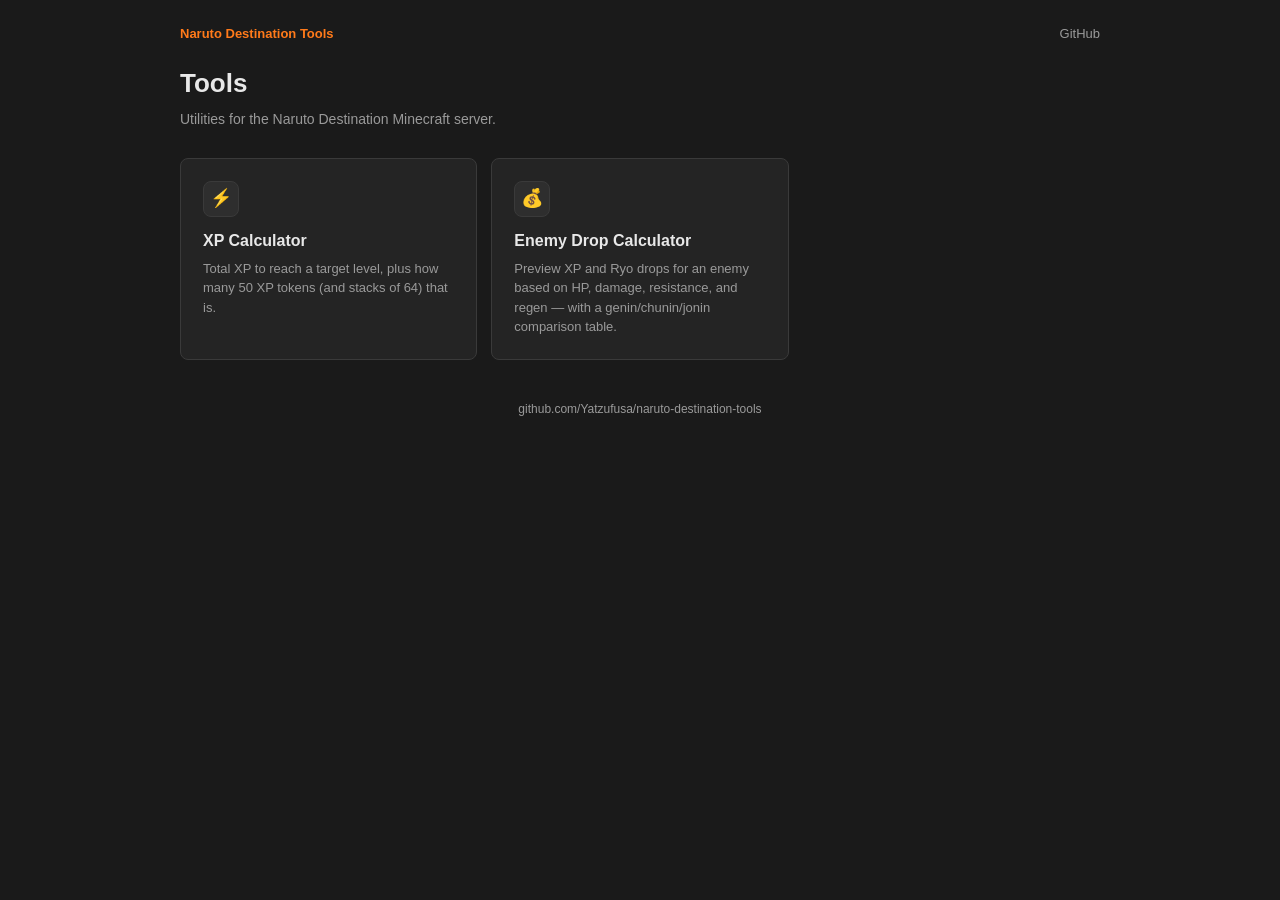
<file: index.html>
<!DOCTYPE html>
<html lang="en">
<head>
  <meta charset="UTF-8">
  <meta name="viewport" content="width=device-width, initial-scale=1.0">
  <title>Naruto Destination Tools</title>
  <link rel="stylesheet" href="assets/shared.css">
</head>
<body>
  <div class="container">
    <nav class="site-nav">
      <span class="brand">Naruto Destination Tools</span>
      <a href="https://github.com/Yatzufusa/naruto-destination-tools" target="_blank" rel="noopener">GitHub</a>
    </nav>

    <header class="page-header">
      <h1>Tools</h1>
      <p class="subtitle">Utilities for the Naruto Destination Minecraft server.</p>
    </header>

    <section class="tools-grid">
      <a class="tool-card" href="xp-calculator/">
        <div class="tool-icon">⚡</div>
        <h2>XP Calculator</h2>
        <p>Total XP to reach a target level, plus how many 50 XP tokens (and stacks of 64) that is.</p>
      </a>

      <a class="tool-card" href="loot-calculator/">
        <div class="tool-icon">💰</div>
        <h2>Enemy Drop Calculator</h2>
        <p>Preview XP and Ryo drops for an enemy based on HP, damage, resistance, and regen — with a genin/chunin/jonin comparison table.</p>
      </a>
    </section>

    <footer class="site-footer">
      <a href="https://github.com/Yatzufusa/naruto-destination-tools" target="_blank" rel="noopener">github.com/Yatzufusa/naruto-destination-tools</a>
    </footer>
  </div>
</body>
</html>
</file>
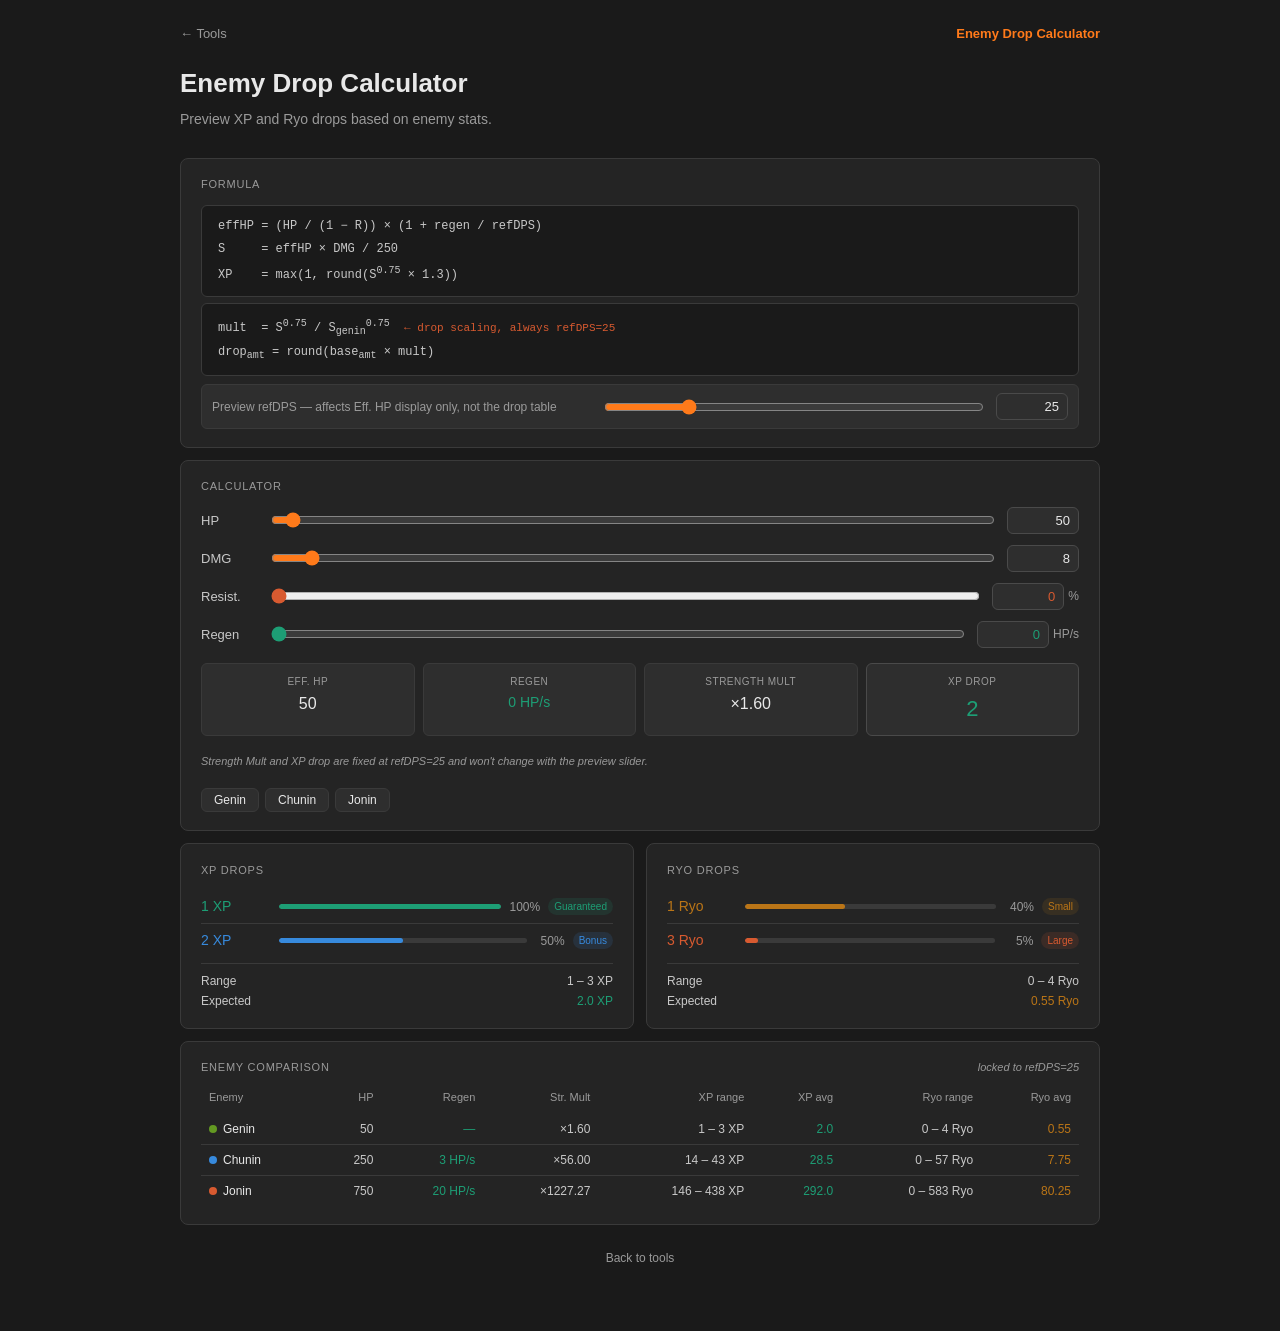
<file: loot-calculator/index.html>
<!DOCTYPE html>
<html lang="en">
<head>
  <meta charset="UTF-8">
  <meta name="viewport" content="width=device-width, initial-scale=1.0">
  <title>Enemy Drop Calculator · Naruto Destination Tools</title>
  <link rel="stylesheet" href="../assets/shared.css">
  <style>
    .wrap { display: flex; flex-direction: column; gap: 12px; padding: 0; }

    .card {
      background: var(--color-background-primary);
      border: 0.5px solid var(--color-border-tertiary);
      border-radius: var(--border-radius-lg);
      padding: 1.1rem 1.25rem;
      margin-bottom: 0;
    }

    .sec {
      font-size: 11px; font-weight: 500; letter-spacing: .07em;
      text-transform: uppercase; color: var(--color-text-tertiary);
      margin: 0 0 12px;
    }

    .fbox {
      background: var(--color-background-tertiary);
      border: 0.5px solid var(--color-border-tertiary);
      border-radius: var(--border-radius-md);
      padding: .6rem 1rem;
      font-family: var(--font-mono); font-size: 12px;
      color: var(--color-text-secondary); line-height: 1.9;
      white-space: pre-wrap;
    }

    .row { display: flex; align-items: center; gap: 10px; }
    .lbl { font-size: 13px; color: var(--color-text-secondary); min-width: 58px; }
    .unit { font-size: 12px; color: var(--color-text-tertiary); margin-left: -6px; }

    input[type=number].numinput {
      width: 72px; font-size: 13px; font-weight: 500; text-align: right;
      padding: 5px 8px;
      background: var(--color-background-secondary);
      border: 0.5px solid var(--color-border-primary);
      border-radius: var(--border-radius-md);
      color: var(--color-text-primary);
      cursor: text;
      -moz-appearance: textfield;
      font-family: inherit;
      transition: border-color .15s;
    }
    input[type=number].numinput::-webkit-outer-spin-button,
    input[type=number].numinput::-webkit-inner-spin-button { -webkit-appearance: none; margin: 0; }
    input[type=number].numinput:hover { border-color: var(--color-border-secondary); }
    input[type=number].numinput:focus { outline: none; border-color: var(--accent); background: var(--color-background-primary); }

    input[type=number].numinput.c-res { color: #D85A30; }
    input[type=number].numinput.c-reg { color: #1D9E75; }

    input[type=range] { flex: 1; accent-color: var(--accent); }
    input[type=range].r-res { accent-color: #D85A30; }
    input[type=range].r-reg { accent-color: #1D9E75; }

    .stats-grid { display: grid; grid-template-columns: repeat(4,1fr); gap: 8px; margin-top: 4px; }
    .stat {
      background: var(--color-background-secondary);
      border: 0.5px solid var(--color-border-tertiary);
      border-radius: var(--border-radius-md);
      padding: 10px 8px; text-align: center;
    }
    .stat.highlight { border-color: var(--color-border-primary); }
    .stat-lbl { font-size: 10px; color: var(--color-text-tertiary); display: block; margin-bottom: 3px; text-transform: uppercase; letter-spacing: .05em; }
    .stat-val { font-size: 16px; font-weight: 500; color: var(--color-text-primary); }

    .presets { display: flex; gap: 6px; flex-wrap: wrap; margin-top: 8px; }
    .presets button { font-size: 12px; padding: 4px 12px; }

    .drop-panel { display: grid; grid-template-columns: 1fr 1fr; gap: 12px; }
    .drop-slot { display: flex; align-items: center; gap: 8px; padding: 6px 0; border-bottom: 0.5px solid var(--color-border-tertiary); }
    .drop-slot:last-child { border-bottom: none; }
    .drop-amt { font-size: 14px; font-weight: 500; min-width: 70px; }
    .drop-bar-wrap { flex: 1; height: 5px; background: var(--color-border-tertiary); border-radius: 3px; overflow: hidden; }
    .drop-bar { height: 100%; border-radius: 3px; }
    .drop-pct { font-size: 12px; color: var(--color-text-tertiary); min-width: 30px; text-align: right; }
    .badge { display: inline-block; padding: 1px 6px; border-radius: 999px; font-size: 10px; font-weight: 500; }

    .drop-footer { display: flex; justify-content: space-between; font-size: 12px; padding-top: 8px; margin-top: 6px; border-top: 0.5px solid var(--color-border-tertiary); color: var(--color-text-secondary); }
    .drop-footer span:last-child { font-weight: 500; }

    .note { font-size: 11px; color: var(--color-text-tertiary); font-style: italic; margin: 6px 0 0; }

    .cmp-header { display: flex; align-items: baseline; justify-content: space-between; margin-bottom: 10px; gap: 8px; flex-wrap: wrap; }
    .cmp-scroll { overflow-x: auto; }
    table { width: 100%; border-collapse: collapse; }
    th, .th { font-size: 11px; color: var(--color-text-tertiary); padding: 3px 8px 9px; text-align: right; font-weight: 400; white-space: nowrap; }
    .th:first-child { text-align: left; }
    .tier-row td { padding: 6px 8px; font-size: 12px; border-bottom: 0.5px solid var(--color-border-tertiary); text-align: right; color: var(--color-text-secondary); white-space: nowrap; }
    .tier-row td:first-child { text-align: left; color: var(--color-text-primary); font-weight: 500; }
    .tier-row:last-child td { border-bottom: none; }

    .dot { display: inline-block; width: 8px; height: 8px; border-radius: 50%; margin-right: 6px; }

    .refdps-row {
      display: flex; align-items: center; gap: 10px;
      padding: 8px 10px;
      background: var(--color-background-secondary);
      border: 0.5px solid var(--color-border-tertiary);
      border-radius: var(--border-radius-md);
      margin-top: 8px;
    }
    .refdps-row span { font-size: 12px; color: var(--color-text-tertiary); flex: 1; }

    @media (max-width: 640px) {
      .stats-grid { grid-template-columns: repeat(2, 1fr); }
      .drop-panel { grid-template-columns: 1fr; }
      .refdps-row { flex-wrap: wrap; }
      .refdps-row span { flex: 1 1 100%; }
    }
  </style>
</head>
<body>
  <div class="container">
    <nav class="site-nav">
      <a href="../">← Tools</a>
      <span class="brand">Enemy Drop Calculator</span>
    </nav>

    <header class="page-header">
      <h1>Enemy Drop Calculator</h1>
      <p class="subtitle">Preview XP and Ryo drops based on enemy stats.</p>
    </header>

    <h2 class="sr-only">Enemy XP and Ryo drop calculator</h2>

    <div class="wrap">

      <div class="card">
        <p class="sec">formula</p>
        <div style="display:flex;flex-direction:column;gap:6px">
          <div class="fbox">effHP = (HP / (1 − R)) × (1 + regen / refDPS)
S     = effHP × DMG / 250
XP    = max(1, round(S<sup>0.75</sup> × 1.3))</div>
          <div class="fbox">mult  = S<sup>0.75</sup> / S<sub style="font-size:10px">genin</sub><sup>0.75</sup>  <span style="color:#D85A30;font-size:11px">← drop scaling, always refDPS=25</span>
drop<sub>amt</sub> = round(base<sub>amt</sub> × mult)</div>
        </div>
        <div class="refdps-row">
          <span>Preview refDPS — affects Eff. HP display only, not the drop table</span>
          <input type="range" id="refdps-slider" min="5" max="100" step="1" value="25" style="width:90px">
          <input type="number" id="refdps-input" class="numinput" value="25" min="1">
        </div>
      </div>

      <div class="card">
        <p class="sec">calculator</p>
        <div style="display:flex;flex-direction:column;gap:11px">
          <div class="row">
            <span class="lbl">HP</span>
            <input type="range" id="hp-slider" min="10" max="2000" step="5" value="50">
            <input type="number" id="hp-input" class="numinput" value="50" min="1">
          </div>
          <div class="row">
            <span class="lbl">DMG</span>
            <input type="range" id="dmg-slider" min="1" max="150" step="1" value="8">
            <input type="number" id="dmg-input" class="numinput" value="8" min="1">
          </div>
          <div class="row">
            <span class="lbl">Resist.</span>
            <input type="range" id="res-slider" min="0" max="99" step="1" value="0" class="r-res">
            <input type="number" id="res-input" class="numinput c-res" value="0" min="0" max="99">
            <span class="unit">%</span>
          </div>
          <div class="row">
            <span class="lbl">Regen</span>
            <input type="range" id="regen-slider" min="0" max="100" step="1" value="0" class="r-reg">
            <input type="number" id="regen-input" class="numinput c-reg" value="0" min="0">
            <span class="unit">HP/s</span>
          </div>

          <div class="stats-grid">
            <div class="stat">
              <span class="stat-lbl">Eff. HP</span>
              <div class="stat-val" id="ehp-out">50</div>
            </div>
            <div class="stat">
              <span class="stat-lbl">Regen</span>
              <div class="stat-val" id="regen-stat" style="color:#1D9E75;font-size:14px">0 HP/s</div>
            </div>
            <div class="stat">
              <span class="stat-lbl">Strength Mult</span>
              <div class="stat-val" id="s-out">×1.60</div>
            </div>
            <div class="stat highlight">
              <span class="stat-lbl">XP drop</span>
              <div class="stat-val" id="xp-out" style="font-size:22px;color:var(--color-text-success)">2</div>
            </div>
          </div>
          <p class="note">Strength Mult and XP drop are fixed at refDPS=25 and won't change with the preview slider.</p>

          <div class="presets">
            <button type="button" data-preset="50,8,0,0">Genin</button>
            <button type="button" data-preset="250,35,30,3">Chunin</button>
            <button type="button" data-preset="750,100,56,20">Jonin</button>
          </div>
        </div>
      </div>

      <div class="drop-panel">
        <div class="card">
          <p class="sec">XP drops</p>
          <div id="xp-drops"></div>
          <div class="drop-footer"><span>Range</span><span id="xp-range">1 – 3 XP</span></div>
          <div class="drop-footer" style="border-top:none;padding-top:2px;margin-top:0"><span>Expected</span><span id="xp-avg" style="color:var(--color-text-success)">2.0 XP</span></div>
        </div>
        <div class="card">
          <p class="sec">Ryo drops</p>
          <div id="ryo-drops"></div>
          <div class="drop-footer"><span>Range</span><span id="ryo-range">0 – 3 Ryo</span></div>
          <div class="drop-footer" style="border-top:none;padding-top:2px;margin-top:0"><span>Expected</span><span id="ryo-avg" style="color:#BA7517">0.55 Ryo</span></div>
        </div>
      </div>

      <div class="card">
        <div class="cmp-header">
          <p class="sec" style="margin:0">enemy comparison</p>
          <span class="note" style="margin:0">locked to refDPS=25</span>
        </div>
        <div class="cmp-scroll">
          <table>
            <thead><tr>
              <td class="th" style="text-align:left">Enemy</td>
              <td class="th">HP</td>
              <td class="th">Regen</td>
              <td class="th">Str. Mult</td>
              <td class="th">XP range</td>
              <td class="th">XP avg</td>
              <td class="th">Ryo range</td>
              <td class="th">Ryo avg</td>
            </tr></thead>
            <tbody id="cmp-table"></tbody>
          </table>
        </div>
      </div>

    </div>

    <footer class="site-footer" style="margin-top:24px">
      <a href="../">Back to tools</a>
    </footer>
  </div>

  <script>
    const CANON_REF = 25;
    const BASE_XP  = [{amt:1, chance:1.00, label:'Guaranteed'}, {amt:2, chance:0.50, label:'Bonus'}];
    const BASE_RYO = [{amt:1, chance:0.40, label:'Small'},      {amt:3, chance:0.05, label:'Large'}];
    const COLORS   = {1.00:'#1D9E75', 0.50:'#378ADD', 0.40:'#BA7517', 0.05:'#D85A30'};
    const ENEMIES  = [
      {name:'Genin',  hp:50,  dmg:8,   res:0,  regen:0,  color:'#639922'},
      {name:'Chunin', hp:250, dmg:35,  res:30, regen:3,  color:'#378ADD'},
      {name:'Jonin',  hp:750, dmg:100, res:56, regen:20, color:'#D85A30'},
    ];

    const $ = (id) => document.getElementById(id);
    const getVal = (id) => parseFloat($(id + '-input').value) || 0;

    function syncFromSlider(id) {
      $(id + '-input').value = $(id + '-slider').value;
      calc();
    }
    function syncFromInput(id) {
      let v = parseFloat($(id + '-input').value);
      if (isNaN(v)) return;
      if (id === 'res') v = Math.min(99, Math.max(0, v));
      const sl = $(id + '-slider');
      sl.value = Math.min(parseFloat(sl.max), Math.max(parseFloat(sl.min), v));
      calc();
    }

    function rawScore(hp, dmg, res, regen, ref) {
      const effHP = (hp / (1 - res / 100)) * (1 + regen / ref);
      const s = (effHP * dmg) / 250;
      return { effHP, s, raw: Math.pow(s, 0.75) * 1.3 };
    }
    const G_RAW = rawScore(50, 8, 0, 0, CANON_REF).raw;

    const canonMult = (hp, dmg, res, regen) => rawScore(hp, dmg, res, regen, CANON_REF).raw / G_RAW;
    const scale = (base, mult) => base.map(d => ({ ...d, amt: Math.max(1, Math.round(d.amt * mult)) }));
    const dRange = (drops) => ({
      min: drops.filter(d => d.chance >= 1).reduce((a, d) => a + d.amt, 0),
      max: drops.reduce((a, d) => a + d.amt, 0)
    });
    const dAvg = (drops) => drops.reduce((a, d) => a + d.amt * d.chance, 0);

    function renderSlots(id, drops, unit) {
      $(id).innerHTML = drops.map(d => {
        const c = COLORS[d.chance] || '#888';
        const pct = Math.round(d.chance * 100);
        return `<div class="drop-slot">
          <span class="drop-amt" style="color:${c}">${d.amt} ${unit}</span>
          <div class="drop-bar-wrap"><div class="drop-bar" style="width:${pct}%;background:${c}"></div></div>
          <span class="drop-pct">${pct}%</span>
          <span class="badge" style="background:${c}20;color:${c}">${d.label}</span>
        </div>`;
      }).join('');
    }

    function calc() {
      const hp = getVal('hp'), dmg = getVal('dmg'), res = getVal('res'), regen = getVal('regen');
      const ref = Math.max(1, getVal('refdps'));
      $('regen-stat').textContent = regen + ' HP/s';

      const { effHP, s } = rawScore(hp, dmg, res, regen, ref);
      const mult = canonMult(hp, dmg, res, regen);
      const xp = Math.max(1, Math.round(rawScore(hp, dmg, res, regen, CANON_REF).raw));

      $('ehp-out').textContent = Math.round(effHP);
      $('s-out').textContent = '×' + s.toFixed(2);
      $('xp-out').textContent = xp;

      const xd = scale(BASE_XP, mult), rd = scale(BASE_RYO, mult);
      renderSlots('xp-drops', xd, 'XP');
      renderSlots('ryo-drops', rd, 'Ryo');

      const xr = dRange(xd), rr = dRange(rd);
      $('xp-range').textContent = xr.min + ' – ' + xr.max + ' XP';
      $('ryo-range').textContent = rr.min + ' – ' + rr.max + ' Ryo';
      $('xp-avg').textContent = dAvg(xd).toFixed(1) + ' XP';
      $('ryo-avg').textContent = dAvg(rd).toFixed(2) + ' Ryo';

      buildTable();
    }

    function setE(hp, dmg, res, regen) {
      const set = (id, v) => {
        $(id + '-input').value = v;
        const sl = $(id + '-slider');
        sl.value = Math.min(parseFloat(sl.max), Math.max(parseFloat(sl.min), v));
      };
      set('hp', hp); set('dmg', dmg); set('res', res); set('regen', regen);
      calc();
    }

    function buildTable() {
      $('cmp-table').innerHTML = ENEMIES.map(e => {
        const mult = canonMult(e.hp, e.dmg, e.res, e.regen);
        const { s } = rawScore(e.hp, e.dmg, e.res, e.regen, CANON_REF);
        const xd = scale(BASE_XP, mult), rd = scale(BASE_RYO, mult);
        const xr = dRange(xd), rr = dRange(rd);
        return `<tr class="tier-row">
          <td><span class="dot" style="background:${e.color}"></span>${e.name}</td>
          <td>${e.hp}</td>
          <td style="color:#1D9E75">${e.regen > 0 ? e.regen + ' HP/s' : '—'}</td>
          <td>×${s.toFixed(2)}</td>
          <td>${xr.min} – ${xr.max} XP</td>
          <td style="color:var(--color-text-success)">${dAvg(xd).toFixed(1)}</td>
          <td>${rr.min} – ${rr.max} Ryo</td>
          <td style="color:#BA7517">${dAvg(rd).toFixed(2)}</td>
        </tr>`;
      }).join('');
    }

    ['hp', 'dmg', 'res', 'regen', 'refdps'].forEach(id => {
      $(id + '-slider').addEventListener('input', () => syncFromSlider(id));
      $(id + '-input').addEventListener('input', () => syncFromInput(id));
    });

    document.querySelectorAll('.presets button[data-preset]').forEach(btn => {
      btn.addEventListener('click', () => {
        const [hp, dmg, res, regen] = btn.dataset.preset.split(',').map(Number);
        setE(hp, dmg, res, regen);
      });
    });

    calc();
  </script>
</body>
</html>
</file>
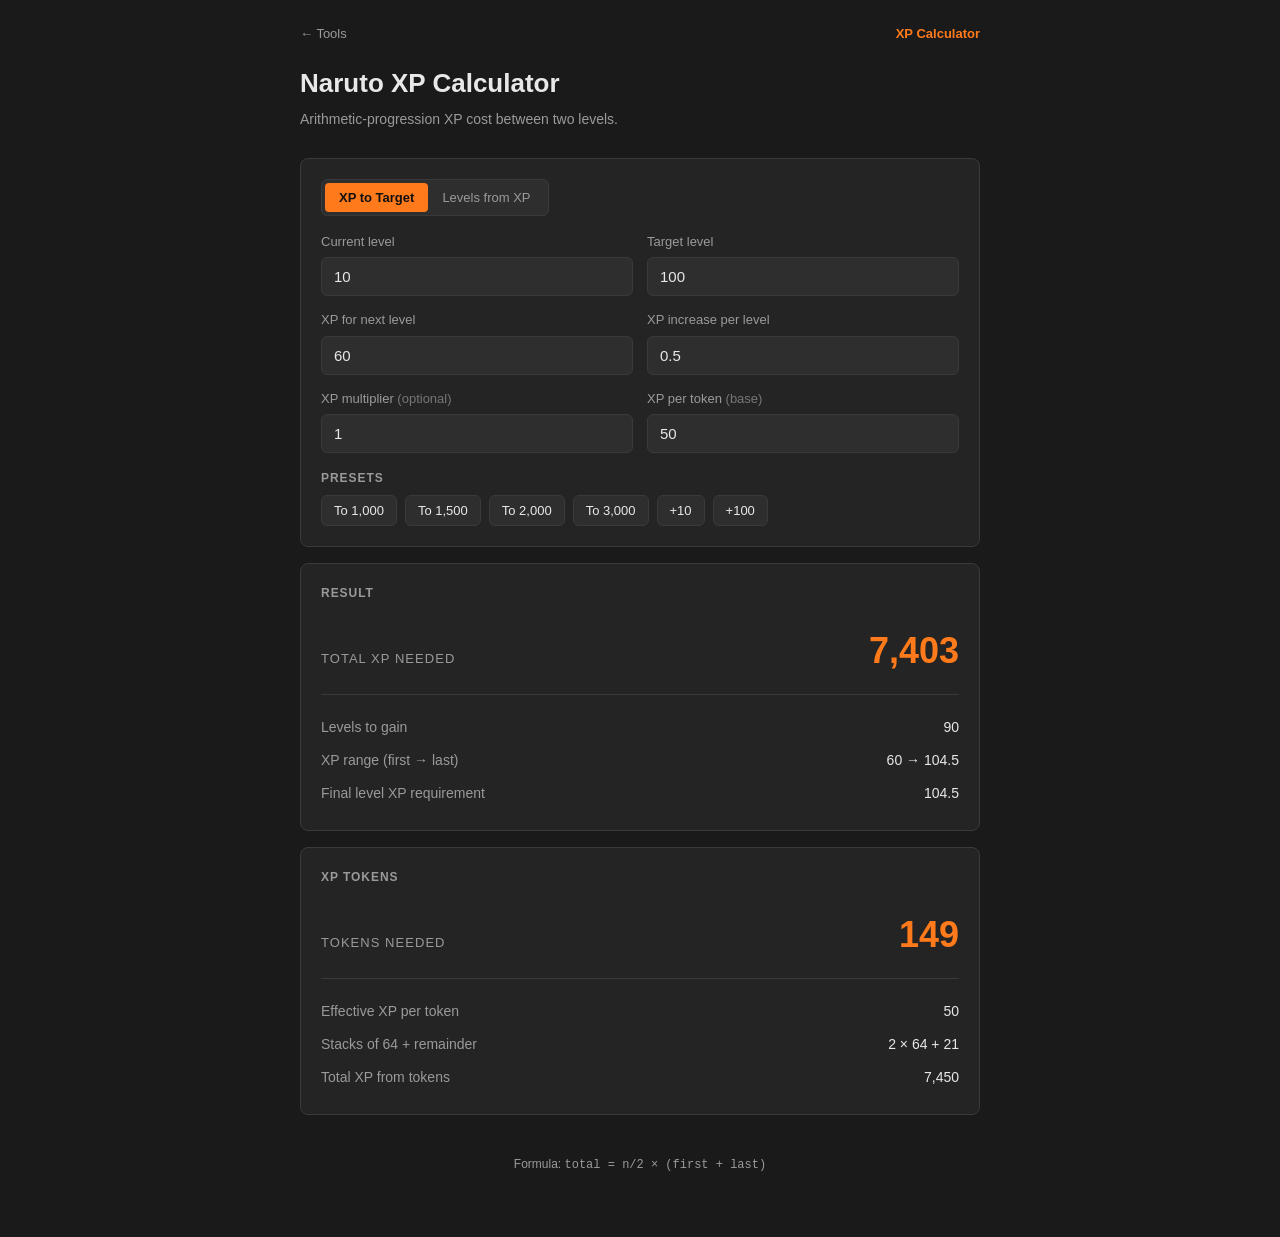
<file: xp-calculator/index.html>
<!DOCTYPE html>
<html lang="en">
<head>
  <meta charset="UTF-8">
  <meta name="viewport" content="width=device-width, initial-scale=1.0">
  <title>XP Calculator · Naruto Destination Tools</title>
  <link rel="stylesheet" href="../assets/shared.css">
  <style>
    .container { max-width: 720px; }

    .section-title {
      font-size: 12px;
      font-weight: 600;
      letter-spacing: 0.08em;
      text-transform: uppercase;
      color: var(--muted);
      margin: 0 0 14px;
    }

    .grid {
      display: grid;
      grid-template-columns: 1fr 1fr;
      gap: 14px;
    }

    .field {
      display: flex;
      flex-direction: column;
    }

    .field label {
      font-size: 13px;
      color: var(--muted);
      margin-bottom: 6px;
    }

    input[type="number"] {
      background: var(--panel-2);
      color: var(--text);
      border: 1px solid var(--border);
      border-radius: 6px;
      padding: 10px 12px;
      font-size: 15px;
      font-family: inherit;
      outline: none;
      transition: border-color 0.15s;
      -moz-appearance: textfield;
    }

    input[type="number"]:focus { border-color: var(--accent); }
    input[type="number"]::-webkit-outer-spin-button,
    input[type="number"]::-webkit-inner-spin-button {
      -webkit-appearance: none;
      margin: 0;
    }

    .total-row {
      display: flex;
      justify-content: space-between;
      align-items: baseline;
      padding: 8px 0 16px;
      border-bottom: 1px solid var(--border);
      margin-bottom: 16px;
    }

    .total-label {
      color: var(--muted);
      font-size: 13px;
      text-transform: uppercase;
      letter-spacing: 0.08em;
    }

    .total-value {
      font-size: 36px;
      font-weight: 700;
      color: var(--accent);
      font-variant-numeric: tabular-nums;
    }

    .detail-row {
      display: flex;
      justify-content: space-between;
      padding: 6px 0;
      font-size: 14px;
    }

    .detail-label { color: var(--muted); }
    .detail-value { font-variant-numeric: tabular-nums; font-weight: 500; }

    .presets {
      display: flex;
      flex-wrap: wrap;
      gap: 8px;
      margin-top: 4px;
    }

    .preset-btn {
      background: var(--panel-2);
      color: var(--text);
      border: 1px solid var(--border);
      border-radius: 6px;
      padding: 7px 12px;
      font-size: 13px;
      cursor: pointer;
      font-family: inherit;
      transition: border-color 0.15s, background 0.15s;
    }

    .preset-btn:hover { border-color: var(--accent); }

    .mode-toggle {
      display: inline-flex;
      background: var(--panel-2);
      border: 1px solid var(--border);
      border-radius: 6px;
      padding: 3px;
      margin-bottom: 16px;
    }

    .mode-btn {
      background: transparent;
      color: var(--muted);
      border: none;
      padding: 7px 14px;
      font-size: 13px;
      cursor: pointer;
      border-radius: 4px;
      font-family: inherit;
    }

    .mode-btn.active {
      background: var(--accent);
      color: #111;
      font-weight: 600;
    }

    @media (max-width: 520px) {
      .grid { grid-template-columns: 1fr; }
      .total-value { font-size: 28px; }
      h1 { font-size: 20px; }
    }
  </style>
</head>
<body>
  <div class="container">
    <nav class="site-nav">
      <a href="../">← Tools</a>
      <span class="brand">XP Calculator</span>
    </nav>

    <header class="page-header">
      <h1>Naruto XP Calculator</h1>
      <p class="subtitle">Arithmetic-progression XP cost between two levels.</p>
    </header>

    <div class="card">
      <div class="mode-toggle" role="tablist">
        <button class="mode-btn active" data-mode="forward" type="button">XP to Target</button>
        <button class="mode-btn" data-mode="reverse" type="button">Levels from XP</button>
      </div>

      <div class="grid">
        <div class="field">
          <label for="current">Current level</label>
          <input type="number" id="current" value="10" min="0" step="1">
        </div>
        <div class="field" id="targetField">
          <label for="target">Target level</label>
          <input type="number" id="target" value="100" min="0" step="1">
        </div>
        <div class="field" id="xpBudgetField" style="display:none;">
          <label for="xpBudget">Available XP</label>
          <input type="number" id="xpBudget" value="0" min="0" step="1">
        </div>
        <div class="field">
          <label for="nextXp">XP for next level</label>
          <input type="number" id="nextXp" value="60" min="0" step="0.5">
        </div>
        <div class="field">
          <label for="increase">XP increase per level</label>
          <input type="number" id="increase" value="0.5" step="0.1">
        </div>
        <div class="field">
          <label for="multiplier">XP multiplier <span style="opacity:0.7;">(optional)</span></label>
          <input type="number" id="multiplier" value="1" min="0.01" step="0.1">
        </div>
        <div class="field">
          <label for="tokenXp">XP per token <span style="opacity:0.7;">(base)</span></label>
          <input type="number" id="tokenXp" value="50" min="0.01" step="1">
        </div>
      </div>

      <div style="margin-top:16px;">
        <div class="section-title" style="margin-bottom:8px;">Presets</div>
        <div class="presets" id="presets">
          <button class="preset-btn" data-target="1000" type="button">To 1,000</button>
          <button class="preset-btn" data-target="1500" type="button">To 1,500</button>
          <button class="preset-btn" data-target="2000" type="button">To 2,000</button>
          <button class="preset-btn" data-target="3000" type="button">To 3,000</button>
          <button class="preset-btn" data-delta="10" type="button">+10</button>
          <button class="preset-btn" data-delta="100" type="button">+100</button>
        </div>
      </div>
    </div>

    <div class="card">
      <div class="section-title">Result</div>
      <div class="total-row">
        <span class="total-label" id="totalLabel">Total XP Needed</span>
        <span class="total-value" id="total">0</span>
      </div>
      <div class="detail-row">
        <span class="detail-label">Levels to gain</span>
        <span class="detail-value" id="levels">0</span>
      </div>
      <div class="detail-row">
        <span class="detail-label">XP range (first → last)</span>
        <span class="detail-value" id="range">—</span>
      </div>
      <div class="detail-row">
        <span class="detail-label">Final level XP requirement</span>
        <span class="detail-value" id="final">0</span>
      </div>
      <div class="detail-row" id="reachedRow" style="display:none;">
        <span class="detail-label">Level reached</span>
        <span class="detail-value" id="reached">—</span>
      </div>
      <div class="detail-row" id="leftoverRow" style="display:none;">
        <span class="detail-label">Leftover XP</span>
        <span class="detail-value" id="leftover">0</span>
      </div>
    </div>

    <div class="card">
      <div class="section-title">XP Tokens</div>
      <div class="total-row">
        <span class="total-label">Tokens Needed</span>
        <span class="total-value" id="tokens">0</span>
      </div>
      <div class="detail-row">
        <span class="detail-label">Effective XP per token</span>
        <span class="detail-value" id="effXp">50</span>
      </div>
      <div class="detail-row">
        <span class="detail-label">Stacks of 64 + remainder</span>
        <span class="detail-value" id="stacks">0</span>
      </div>
      <div class="detail-row">
        <span class="detail-label">Total XP from tokens</span>
        <span class="detail-value" id="tokenXpTotal">0</span>
      </div>
    </div>

    <footer class="site-footer">Formula: <code>total = n/2 × (first + last)</code></footer>
  </div>

  <script>
    const $ = (id) => document.getElementById(id);
    const fields = ['current','target','nextXp','increase','xpBudget','multiplier','tokenXp'];
    const STORAGE_KEY = 'naruto-xp-calc-v1';

    let mode = 'forward';
    let lastTotalXp = 0;

    const fmt = (n, decimals = 0) => {
      if (!isFinite(n)) return '—';
      return Number(n).toLocaleString(undefined, {
        minimumFractionDigits: decimals,
        maximumFractionDigits: decimals
      });
    };

    const fmtXp = (n) => {
      const rounded = Math.round(n * 10) / 10;
      const decimals = Number.isInteger(rounded) ? 0 : 1;
      return fmt(rounded, decimals);
    };

    function calcForward() {
      const current = parseFloat($('current').value);
      const target = parseFloat($('target').value);
      const nextXp = parseFloat($('nextXp').value);
      const inc = parseFloat($('increase').value);

      const levels = Math.floor(target - current);
      if (!isFinite(levels) || levels <= 0 || !isFinite(nextXp) || !isFinite(inc)) {
        lastTotalXp = 0;
        $('total').textContent = '0';
        $('levels').textContent = '0';
        $('range').textContent = '—';
        $('final').textContent = '0';
        return;
      }

      const first = nextXp;
      const last = nextXp + (levels - 1) * inc;
      const total = levels * (first + last) / 2;

      lastTotalXp = Math.ceil(total);
      $('total').textContent = fmt(lastTotalXp);
      $('levels').textContent = fmt(levels);
      $('range').textContent = `${fmtXp(first)} → ${fmtXp(last)}`;
      $('final').textContent = fmtXp(last);
    }

    function calcReverse() {
      const current = parseFloat($('current').value);
      const budget = parseFloat($('xpBudget').value);
      const nextXp = parseFloat($('nextXp').value);
      const inc = parseFloat($('increase').value);

      if (!isFinite(budget) || budget < 0 || !isFinite(nextXp) || !isFinite(inc)) {
        lastTotalXp = 0;
        $('total').textContent = '0';
        $('levels').textContent = '0';
        $('range').textContent = '—';
        $('final').textContent = '0';
        $('reached').textContent = '—';
        $('leftover').textContent = '0';
        return;
      }

      let n;
      if (inc === 0) {
        n = nextXp > 0 ? Math.floor(budget / nextXp) : 0;
      } else {
        const a = inc;
        const b = 2 * nextXp - inc;
        const c = -2 * budget;
        const disc = b * b - 4 * a * c;
        n = disc < 0 ? 0 : Math.floor((-b + Math.sqrt(disc)) / (2 * a));
      }
      if (n < 0) n = 0;

      const first = nextXp;
      const last = n > 0 ? nextXp + (n - 1) * inc : 0;
      const spent = n > 0 ? n * (first + last) / 2 : 0;
      const leftover = budget - spent;

      lastTotalXp = Math.floor(spent);
      $('total').textContent = fmt(lastTotalXp);
      $('levels').textContent = fmt(n);
      $('range').textContent = n > 0 ? `${fmtXp(first)} → ${fmtXp(last)}` : '—';
      $('final').textContent = n > 0 ? fmtXp(last) : '0';
      $('reached').textContent = fmt(current + n);
      $('leftover').textContent = fmtXp(leftover);
    }

    function calcTokens() {
      const rawTotal = lastTotalXp;
      const mult = parseFloat($('multiplier').value);
      const base = parseFloat($('tokenXp').value);
      const effective = (isFinite(mult) && isFinite(base) && mult > 0 && base > 0) ? base * mult : 0;

      $('effXp').textContent = effective > 0 ? fmtXp(effective) : '—';

      if (effective <= 0 || rawTotal <= 0) {
        $('tokens').textContent = '0';
        $('stacks').textContent = '0';
        $('tokenXpTotal').textContent = '0';
        return;
      }

      const tokens = Math.ceil(rawTotal / effective);
      const stackCount = Math.floor(tokens / 64);
      const remainder = tokens % 64;
      const totalFromTokens = tokens * effective;

      $('tokens').textContent = fmt(tokens);
      $('stacks').textContent = stackCount > 0
        ? `${fmt(stackCount)} × 64${remainder > 0 ? ` + ${fmt(remainder)}` : ''}`
        : `${fmt(remainder)}`;
      $('tokenXpTotal').textContent = fmtXp(totalFromTokens);
    }

    function recalc() {
      if (mode === 'forward') calcForward(); else calcReverse();
      calcTokens();
      save();
    }

    function save() {
      const data = {};
      fields.forEach(f => { const el = $(f); if (el) data[f] = el.value; });
      data.mode = mode;
      try { localStorage.setItem(STORAGE_KEY, JSON.stringify(data)); } catch (e) {}
    }

    function load() {
      try {
        const raw = localStorage.getItem(STORAGE_KEY);
        if (!raw) return;
        const data = JSON.parse(raw);
        fields.forEach(f => { if (data[f] !== undefined && $(f)) $(f).value = data[f]; });
        if (data.mode) setMode(data.mode, false);
      } catch (e) {}
    }

    function setMode(newMode, doRecalc = true) {
      mode = newMode;
      document.querySelectorAll('.mode-btn').forEach(btn => {
        btn.classList.toggle('active', btn.dataset.mode === mode);
      });
      if (mode === 'forward') {
        $('targetField').style.display = '';
        $('xpBudgetField').style.display = 'none';
        $('totalLabel').textContent = 'Total XP Needed';
        $('reachedRow').style.display = 'none';
        $('leftoverRow').style.display = 'none';
      } else {
        $('targetField').style.display = 'none';
        $('xpBudgetField').style.display = '';
        $('totalLabel').textContent = 'XP Spent';
        $('reachedRow').style.display = '';
        $('leftoverRow').style.display = '';
      }
      if (doRecalc) recalc();
    }

    fields.forEach(f => {
      const el = $(f);
      if (el) el.addEventListener('input', recalc);
    });

    document.querySelectorAll('.mode-btn').forEach(btn => {
      btn.addEventListener('click', () => setMode(btn.dataset.mode));
    });

    document.querySelectorAll('#presets .preset-btn').forEach(btn => {
      btn.addEventListener('click', () => {
        if (btn.dataset.target) {
          $('target').value = btn.dataset.target;
          if (mode !== 'forward') setMode('forward', false);
        } else if (btn.dataset.delta) {
          const cur = parseFloat($('current').value) || 0;
          $('target').value = cur + parseInt(btn.dataset.delta, 10);
          if (mode !== 'forward') setMode('forward', false);
        }
        recalc();
      });
    });

    load();
    recalc();
  </script>
</body>
</html>
</file>
<file: assets/shared.css>
:root {
  --bg: #1a1a1a;
  --panel: #242424;
  --panel-2: #2e2e2e;
  --text: #e8e8e8;
  --muted: #9a9a9a;
  --accent: #ff7a1a;
  --border: #3a3a3a;

  /* Aliases expected by the loot calculator source */
  --color-background-primary: #242424;
  --color-background-secondary: #2e2e2e;
  --color-background-tertiary: #1a1a1a;
  --color-border-primary: #4a4a4a;
  --color-border-secondary: #5a5a5a;
  --color-border-tertiary: #3a3a3a;
  --color-text-primary: #e8e8e8;
  --color-text-secondary: #c8c8c8;
  --color-text-tertiary: #9a9a9a;
  --color-text-success: #1D9E75;
  --border-radius-md: 6px;
  --border-radius-lg: 8px;
  --font-mono: ui-monospace, SFMono-Regular, Menlo, Consolas, monospace;
}

* { box-sizing: border-box; }

html, body {
  margin: 0;
  padding: 0;
  background: var(--bg);
  color: var(--text);
  font-family: -apple-system, BlinkMacSystemFont, "Segoe UI", Roboto, sans-serif;
  line-height: 1.5;
}

.container {
  max-width: 960px;
  margin: 0 auto;
  padding: 24px 20px 64px;
}

.site-nav {
  display: flex;
  align-items: center;
  justify-content: space-between;
  margin-bottom: 20px;
  font-size: 13px;
}

.site-nav a {
  color: var(--muted);
  text-decoration: none;
  transition: color 0.15s;
}

.site-nav a:hover { color: var(--text); }

.site-nav .brand {
  color: var(--accent);
  font-weight: 600;
}

header.page-header {
  margin-bottom: 28px;
}

h1 {
  margin: 0 0 6px;
  font-size: 26px;
  font-weight: 600;
}

.subtitle {
  color: var(--muted);
  font-size: 14px;
  margin: 0;
}

.sr-only {
  position: absolute;
  width: 1px; height: 1px;
  padding: 0; margin: -1px;
  overflow: hidden;
  clip: rect(0, 0, 0, 0);
  white-space: nowrap;
  border: 0;
}

/* Shared card surface */
.card {
  background: var(--panel);
  border: 1px solid var(--border);
  border-radius: 8px;
  padding: 20px;
  margin-bottom: 16px;
}

/* Shared buttons */
button {
  background: var(--panel-2);
  color: var(--text);
  border: 1px solid var(--border);
  border-radius: 6px;
  padding: 7px 12px;
  font-size: 13px;
  cursor: pointer;
  font-family: inherit;
  transition: border-color 0.15s, background 0.15s;
}

button:hover { border-color: var(--accent); }

/* Landing page tool cards */
.tools-grid {
  display: grid;
  grid-template-columns: repeat(auto-fill, minmax(260px, 1fr));
  gap: 14px;
}

.tool-card {
  display: block;
  background: var(--panel);
  border: 1px solid var(--border);
  border-radius: 8px;
  padding: 22px;
  text-decoration: none;
  color: inherit;
  transition: border-color 0.15s, transform 0.15s;
}

.tool-card:hover {
  border-color: var(--accent);
  transform: translateY(-1px);
}

.tool-icon {
  display: inline-flex;
  align-items: center;
  justify-content: center;
  width: 36px;
  height: 36px;
  background: var(--panel-2);
  border: 1px solid var(--border);
  border-radius: 8px;
  margin-bottom: 12px;
  font-size: 18px;
}

.tool-card h2 {
  margin: 0 0 6px;
  font-size: 16px;
  font-weight: 600;
  color: var(--text);
}

.tool-card p {
  margin: 0;
  color: var(--muted);
  font-size: 13px;
  line-height: 1.5;
}

footer.site-footer {
  text-align: center;
  color: var(--muted);
  font-size: 12px;
  margin-top: 40px;
}

footer.site-footer a {
  color: var(--muted);
  text-decoration: none;
}

footer.site-footer a:hover { color: var(--text); }
</file>
